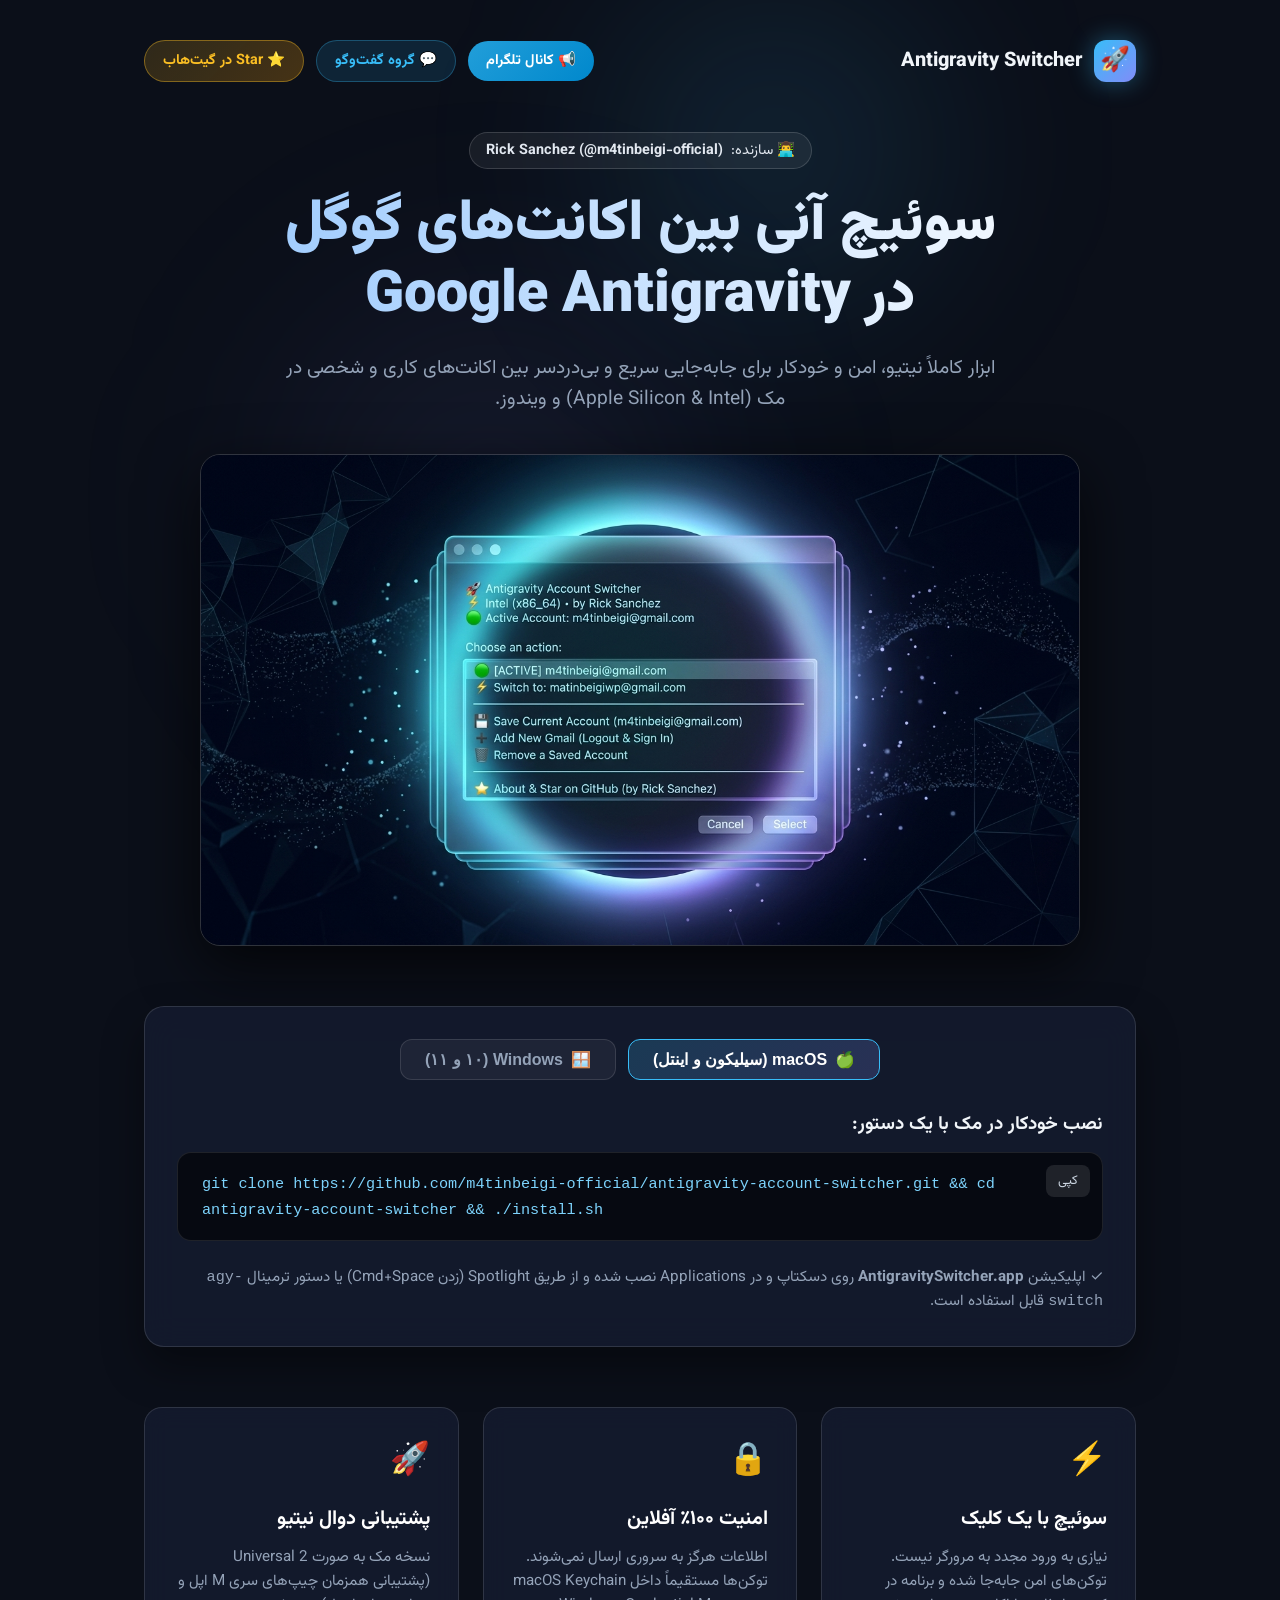
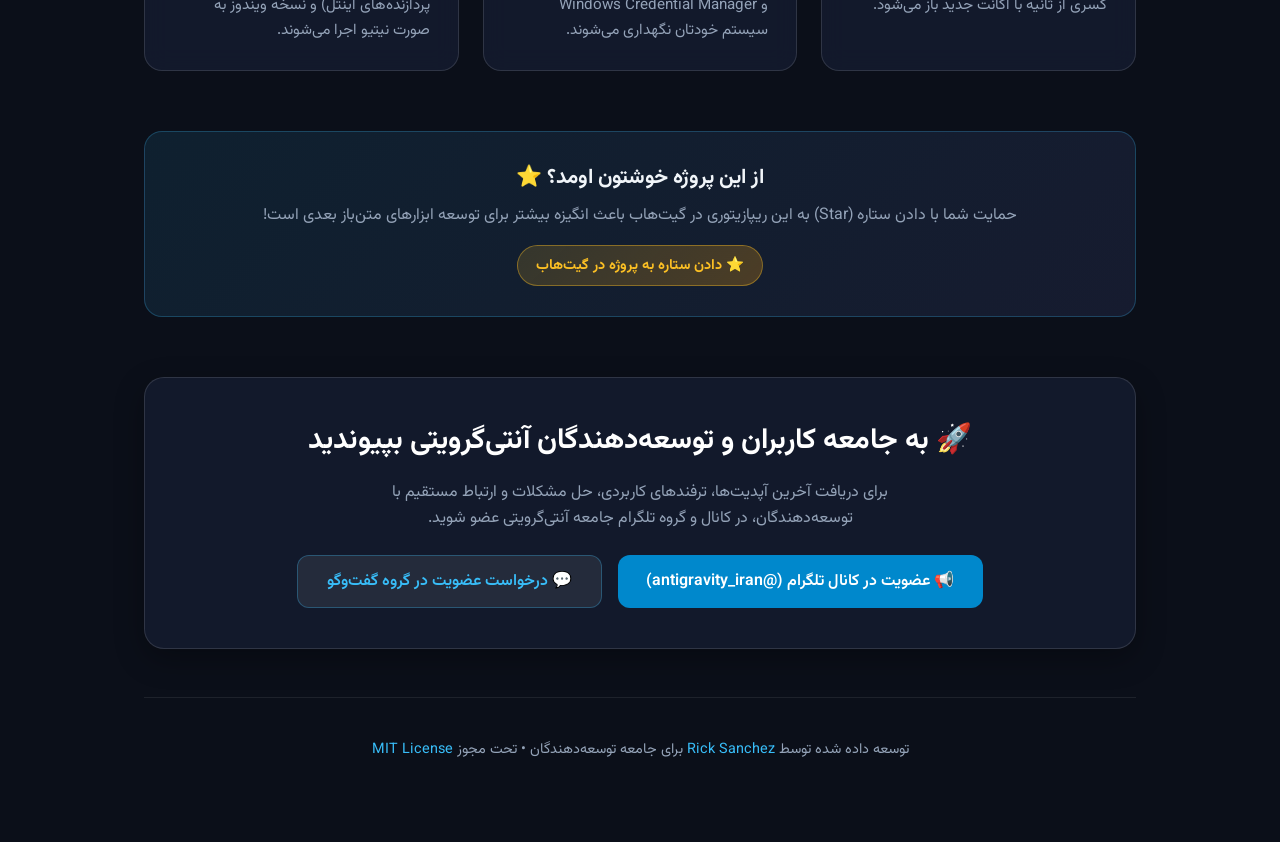
<file: docs/index.html>
<!DOCTYPE html>
<html lang="fa" dir="rtl">
<head>
  <meta charset="UTF-8">
  <meta name="viewport" content="width=device-width, initial-scale=1.0">
  <title>Antigravity Account Switcher | ریک سانچز</title>
  <link rel="preconnect" href="https://fonts.googleapis.com">
  <link rel="preconnect" href="https://fonts.gstatic.com" crossorigin>
  <link href="https://fonts.googleapis.com/css2?family=Vazirmatn:wght@300;400;600;700;900&family=JetBrains+Mono:wght@400;600&family=Inter:wght@400;600;800&display=swap" rel="stylesheet">
  <style>
    :root {
      --bg: #0b0f19;
      --card-bg: rgba(23, 32, 54, 0.65);
      --card-border: rgba(255, 255, 255, 0.12);
      --accent-primary: #38bdf8;
      --accent-secondary: #818cf8;
      --accent-gold: #fbbf24;
      --text: #f1f5f9;
      --text-muted: #94a3b8;
    }

    * {
      box-sizing: border-box;
      margin: 0;
      padding: 0;
    }

    body {
      background-color: var(--bg);
      color: var(--text);
      font-family: 'Vazirmatn', 'Inter', -apple-system, sans-serif;
      line-height: 1.6;
      overflow-x: hidden;
    }

    .glow-1 {
      position: absolute;
      top: -100px;
      right: 20%;
      width: 500px;
      height: 500px;
      background: radial-gradient(circle, rgba(56, 189, 248, 0.15), transparent 70%);
      filter: blur(80px);
      z-index: -1;
    }
    .glow-2 {
      position: absolute;
      top: 200px;
      left: 15%;
      width: 600px;
      height: 600px;
      background: radial-gradient(circle, rgba(129, 140, 248, 0.12), transparent 70%);
      filter: blur(100px);
      z-index: -1;
    }

    .container {
      max-width: 1040px;
      margin: 0 auto;
      padding: 40px 24px;
    }

    header {
      display: flex;
      justify-content: space-between;
      align-items: center;
      margin-bottom: 50px;
    }

    .logo-area {
      display: flex;
      align-items: center;
      gap: 12px;
      font-weight: 800;
      font-size: 1.25rem;
    }

    .logo-icon {
      width: 42px;
      height: 42px;
      border-radius: 12px;
      background: linear-gradient(135deg, var(--accent-primary), var(--accent-secondary));
      display: flex;
      align-items: center;
      justify-content: center;
      font-size: 1.5rem;
      box-shadow: 0 0 25px rgba(56, 189, 248, 0.4);
    }

    .header-links {
      display: flex;
      gap: 12px;
      align-items: center;
    }

    .btn-star {
      background: linear-gradient(135deg, rgba(251, 191, 36, 0.15), rgba(245, 158, 11, 0.25));
      border: 1px solid rgba(251, 191, 36, 0.4);
      color: var(--accent-gold);
      padding: 8px 18px;
      border-radius: 9999px;
      text-decoration: none;
      font-size: 0.9rem;
      font-weight: 700;
      transition: all 0.2s ease;
      display: flex;
      align-items: center;
      gap: 6px;
    }
    .btn-star:hover {
      background: rgba(251, 191, 36, 0.3);
      transform: translateY(-2px);
      box-shadow: 0 0 15px rgba(251, 191, 36, 0.4);
    }

    .btn-github {
      background: rgba(255, 255, 255, 0.08);
      border: 1px solid var(--card-border);
      color: var(--text);
      padding: 8px 18px;
      border-radius: 9999px;
      text-decoration: none;
      font-size: 0.9rem;
      font-weight: 600;
      transition: all 0.2s ease;
      display: flex;
      align-items: center;
      gap: 8px;
    }
    .btn-github:hover {
      background: rgba(255, 255, 255, 0.15);
      border-color: var(--accent-primary);
      transform: translateY(-2px);
    }

    /* Hero Section */
    .hero {
      text-align: center;
      margin-bottom: 40px;
    }

    .creator-badge {
      display: inline-flex;
      align-items: center;
      gap: 8px;
      background: rgba(255, 255, 255, 0.06);
      border: 1px solid rgba(255, 255, 255, 0.15);
      color: #e2e8f0;
      padding: 6px 16px;
      border-radius: 9999px;
      font-size: 0.9rem;
      margin-bottom: 20px;
      text-decoration: none;
      transition: 0.2s;
    }
    .creator-badge:hover {
      border-color: var(--accent-primary);
      color: var(--accent-primary);
    }

    h1 {
      font-size: clamp(2.2rem, 5vw, 3.6rem);
      font-weight: 900;
      line-height: 1.25;
      margin-bottom: 20px;
      background: linear-gradient(to left, #fff, #93c5fd);
      -webkit-background-clip: text;
      -webkit-text-fill-color: transparent;
    }

    p.lead {
      font-size: 1.2rem;
      color: var(--text-muted);
      max-width: 720px;
      margin: 0 auto 36px;
    }

    /* Centerpiece Showcase Banner */
    .showcase-area {
      display: flex;
      justify-content: center;
      margin-bottom: 60px;
    }

    .promo-img {
      width: 100%;
      max-width: 880px;
      border-radius: 20px;
      box-shadow: 0 20px 60px rgba(0, 0, 0, 0.7);
      border: 1px solid rgba(255, 255, 255, 0.15);
      display: block;
      transition: transform 0.3s ease;
    }
    .promo-img:hover {
      transform: scale(1.015);
    }

    /* OS Tabs */
    .tabs-wrapper {
      background: var(--card-bg);
      border: 1px solid var(--card-border);
      backdrop-filter: blur(16px);
      border-radius: 20px;
      padding: 32px;
      box-shadow: 0 20px 40px rgba(0, 0, 0, 0.4);
      margin-bottom: 60px;
    }

    .tabs-header {
      display: flex;
      justify-content: center;
      gap: 12px;
      margin-bottom: 30px;
    }

    .tab-btn {
      background: rgba(255, 255, 255, 0.05);
      border: 1px solid var(--card-border);
      color: var(--text-muted);
      padding: 10px 24px;
      border-radius: 12px;
      font-size: 1rem;
      font-weight: 700;
      cursor: pointer;
      display: flex;
      align-items: center;
      gap: 8px;
      transition: all 0.2s;
    }
    .tab-btn.active {
      background: linear-gradient(135deg, rgba(56, 189, 248, 0.2), rgba(129, 140, 248, 0.2));
      border-color: var(--accent-primary);
      color: #fff;
    }

    .tab-pane {
      display: none;
    }
    .tab-pane.active {
      display: block;
    }

    .code-box {
      position: relative;
      background: #060911;
      border: 1px solid rgba(255, 255, 255, 0.1);
      border-radius: 14px;
      padding: 18px 24px;
      margin-bottom: 24px;
      direction: ltr;
      text-align: left;
      font-family: 'JetBrains Mono', monospace;
      font-size: 0.95rem;
      color: #7dd3fc;
      overflow-x: auto;
    }

    .copy-btn {
      position: absolute;
      top: 12px;
      right: 12px;
      background: rgba(255, 255, 255, 0.1);
      border: none;
      color: #cbd5e1;
      padding: 6px 12px;
      border-radius: 8px;
      cursor: pointer;
      font-size: 0.8rem;
      font-family: 'Vazirmatn', sans-serif;
      transition: 0.2s;
    }
    .copy-btn:hover {
      background: var(--accent-primary);
      color: #000;
    }

    /* Features Grid */
    .features-grid {
      display: grid;
      grid-template-columns: repeat(auto-fit, minmax(280px, 1fr));
      gap: 24px;
      margin-bottom: 60px;
    }

    .feature-card {
      background: var(--card-bg);
      border: 1px solid var(--card-border);
      border-radius: 18px;
      padding: 28px;
      backdrop-filter: blur(12px);
      transition: transform 0.2s, border-color 0.2s;
    }
    .feature-card:hover {
      transform: translateY(-4px);
      border-color: rgba(56, 189, 248, 0.4);
    }

    .feature-icon {
      font-size: 2rem;
      margin-bottom: 16px;
    }

    .feature-card h3 {
      font-size: 1.25rem;
      margin-bottom: 10px;
      color: #fff;
    }

    .feature-card p {
      color: var(--text-muted);
      font-size: 0.95rem;
      line-height: 1.6;
    }

    /* Author Banner */
    .author-banner {
      background: linear-gradient(135deg, rgba(56, 189, 248, 0.1), rgba(129, 140, 248, 0.1));
      border: 1px solid rgba(56, 189, 248, 0.25);
      border-radius: 18px;
      padding: 30px;
      text-align: center;
      margin-bottom: 60px;
    }
    .author-banner h3 {
      font-size: 1.3rem;
      margin-bottom: 8px;
    }
    .author-banner p {
      color: var(--text-muted);
      margin-bottom: 16px;
    }

    footer {
      border-top: 1px solid rgba(255, 255, 255, 0.08);
      padding: 40px 0;
      text-align: center;
      color: var(--text-muted);
      font-size: 0.9rem;
    }
    footer a {
      color: var(--accent-primary);
      text-decoration: none;
    }
  </style>
</head>
<body>
  <div class="glow-1"></div>
  <div class="glow-2"></div>

  <div class="container">
    <header>
      <div class="logo-area">
        <div class="logo-icon">🚀</div>
        <span>Antigravity Switcher</span>
      </div>
      <div class="header-links">
        <a href="https://t.me/antigravity_iran" target="_blank" class="btn-star" style="background: linear-gradient(135deg, #229ED9, #0088cc); color: #fff; border: none;">
          📢 کانال تلگرام
        </a>
        <a href="https://t.me/+Kq4Yl6UvpqEwMDJk" target="_blank" class="btn-star" style="background: rgba(34, 158, 217, 0.15); color: #38bdf8; border: 1px solid rgba(56, 189, 248, 0.3);">
          💬 گروه گفت‌وگو
        </a>
        <a href="https://github.com/m4tinbeigi-official/antigravity-account-switcher" target="_blank" class="btn-star">
          ⭐ Star در گیت‌هاب
        </a>
      </div>
    </header>

    <main>
      <section class="hero">
        <a href="https://github.com/m4tinbeigi-official" target="_blank" class="creator-badge">
          👨‍💻 سازنده: <b>Rick Sanchez (@m4tinbeigi-official)</b>
        </a>
        <h1>سوئیچ آنی بین اکانت‌های گوگل<br>در Google Antigravity</h1>
        <p class="lead">
          ابزار کاملاً نیتیو، امن و خودکار برای جابه‌جایی سریع و بی‌دردسر بین اکانت‌های کاری و شخصی در مک (Apple Silicon & Intel) و ویندوز.
        </p>
      </section>

      <section class="showcase-area">
        <img src="assets/promo_banner.jpg?v=2" alt="Antigravity Account Switcher Showcase" class="promo-img">
      </section>

      <section class="tabs-wrapper">
        <div class="tabs-header">
          <button class="tab-btn active" onclick="switchTab('mac')">
            <span>🍏</span> macOS (سیلیکون و اینتل)
          </button>
          <button class="tab-btn" onclick="switchTab('windows')">
            <span>🪟</span> Windows (۱۰ و ۱۱)
          </button>
        </div>

        <!-- macOS Tab -->
        <div id="tab-mac" class="tab-pane active">
          <h3 style="margin-bottom: 12px;">نصب خودکار در مک با یک دستور:</h3>
          <div class="code-box">
            <button class="copy-btn" onclick="copyCode(this)">کپی</button>
            <code>git clone https://github.com/m4tinbeigi-official/antigravity-account-switcher.git && cd antigravity-account-switcher && ./install.sh</code>
          </div>
          <p style="color: var(--text-muted); font-size: 0.95rem;">
            ✓ اپلیکیشن <b>AntigravitySwitcher.app</b> روی دسکتاپ و در Applications نصب شده و از طریق Spotlight (زدن Cmd+Space) یا دستور ترمینال <code>agy-switch</code> قابل استفاده است.
          </p>
        </div>

        <!-- Windows Tab -->
        <div id="tab-windows" class="tab-pane">
          <h3 style="margin-bottom: 12px;">نصب و اجرای آسان در ویندوز:</h3>
          <div class="code-box">
            <button class="copy-btn" onclick="copyCode(this)">کپی</button>
            <code>git clone https://github.com/m4tinbeigi-official/antigravity-account-switcher.git; cd antigravity-account-switcher; .\install.bat</code>
          </div>
          <p style="color: var(--text-muted); font-size: 0.95rem;">
            ✓ سازگار با ویندوز ۱۰ و ۱۱. اتصال مستقیم به Windows Credential Manager بدون نیاز به پکیج‌های اضافی.
          </p>
        </div>
      </section>

      <section class="features-grid">
        <div class="feature-card">
          <div class="feature-icon">⚡️</div>
          <h3>سوئیچ با یک کلیک</h3>
          <p>نیازی به ورود مجدد به مرورگر نیست. توکن‌های امن جابه‌جا شده و برنامه در کسری از ثانیه با اکانت جدید باز می‌شود.</p>
        </div>
        <div class="feature-card">
          <div class="feature-icon">🔒</div>
          <h3>امنیت ۱۰۰٪ آفلاین</h3>
          <p>اطلاعات هرگز به سروری ارسال نمی‌شوند. توکن‌ها مستقیماً داخل macOS Keychain و Windows Credential Manager سیستم خودتان نگهداری می‌شوند.</p>
        </div>
        <div class="feature-card">
          <div class="feature-icon">🚀</div>
          <h3>پشتیبانی دوال نیتیو</h3>
          <p>نسخه مک به صورت Universal 2 (پشتیبانی همزمان چیپ‌های سری M اپل و پردازنده‌های اینتل) و نسخه ویندوز به صورت نیتیو اجرا می‌شوند.</p>
        </div>
      </section>

      <section class="author-banner">
        <h3>از این پروژه خوشتون اومد؟ ⭐</h3>
        <p>حمایت شما با دادن ستاره (Star) به این ریپازیتوری در گیت‌هاب باعث انگیزه بیشتر برای توسعه ابزارهای متن‌باز بعدی است!</p>
        <a href="https://github.com/m4tinbeigi-official/antigravity-account-switcher" target="_blank" class="btn-star" style="display: inline-flex;">
          ⭐ دادن ستاره به پروژه در گیت‌هاب
        </a>
      </section>
    </main>


      <section style="background: var(--card-bg); border: 1px solid var(--card-border); border-radius: 20px; padding: 2.5rem; text-align: center; margin: 3rem 0; box-shadow: 0 10px 30px rgba(0,0,0,0.3);">
        <h2 style="font-size: 1.8rem; margin-bottom: 1rem; color: #fff;">🚀 به جامعه کاربران و توسعه‌دهندگان آنتی‌گرویتی بپیوندید</h2>
        <p style="color: var(--text-muted); max-width: 600px; margin: 0 auto 1.5rem auto; font-size: 1rem;">
          برای دریافت آخرین آپدیت‌ها، ترفندهای کاربردی، حل مشکلات و ارتباط مستقیم با توسعه‌دهندگان، در کانال و گروه تلگرام جامعه آنتی‌گرویتی عضو شوید.
        </p>
        <div style="display: flex; gap: 1rem; justify-content: center; flex-wrap: wrap;">
          <a href="https://t.me/antigravity_iran" target="_blank" style="display: inline-flex; align-items: center; gap: 0.5rem; background: #0088cc; color: #fff; padding: 0.8rem 1.8rem; border-radius: 12px; font-weight: 600; text-decoration: none; transition: transform 0.2s;">
            📢 عضویت در کانال تلگرام (@antigravity_iran)
          </a>
          <a href="https://t.me/+Kq4Yl6UvpqEwMDJk" target="_blank" style="display: inline-flex; align-items: center; gap: 0.5rem; background: rgba(255,255,255,0.08); color: #38bdf8; border: 1px solid rgba(56, 189, 248, 0.3); padding: 0.8rem 1.8rem; border-radius: 12px; font-weight: 600; text-decoration: none; transition: transform 0.2s;">
            💬 درخواست عضویت در گروه گفت‌وگو
          </a>
        </div>
      </section>

    <footer>
      <p>توسعه داده شده توسط <a href="https://github.com/m4tinbeigi-official" target="_blank">Rick Sanchez</a> برای جامعه توسعه‌دهندگان • تحت مجوز <a href="https://github.com/m4tinbeigi-official/antigravity-account-switcher/blob/master/LICENSE" target="_blank">MIT License</a></p>
    </footer>
  </div>

  <script>
    function switchTab(os) {
      document.querySelectorAll('.tab-btn').forEach(b => b.classList.remove('active'));
      document.querySelectorAll('.tab-pane').forEach(p => p.classList.remove('active'));
      
      if (os === 'mac') {
        document.querySelector('.tab-btn:nth-child(1)').classList.add('active');
        document.getElementById('tab-mac').classList.add('active');
      } else {
        document.querySelector('.tab-btn:nth-child(2)').classList.add('active');
        document.getElementById('tab-windows').classList.add('active');
      }
    }

    function copyCode(btn) {
      const code = btn.nextElementSibling.innerText;
      navigator.clipboard.writeText(code);
      btn.innerText = 'کپی شد! ✓';
      setTimeout(() => { btn.innerText = 'کپی'; }, 2000);
    }
  </script>
</body>
</html>
</file>
